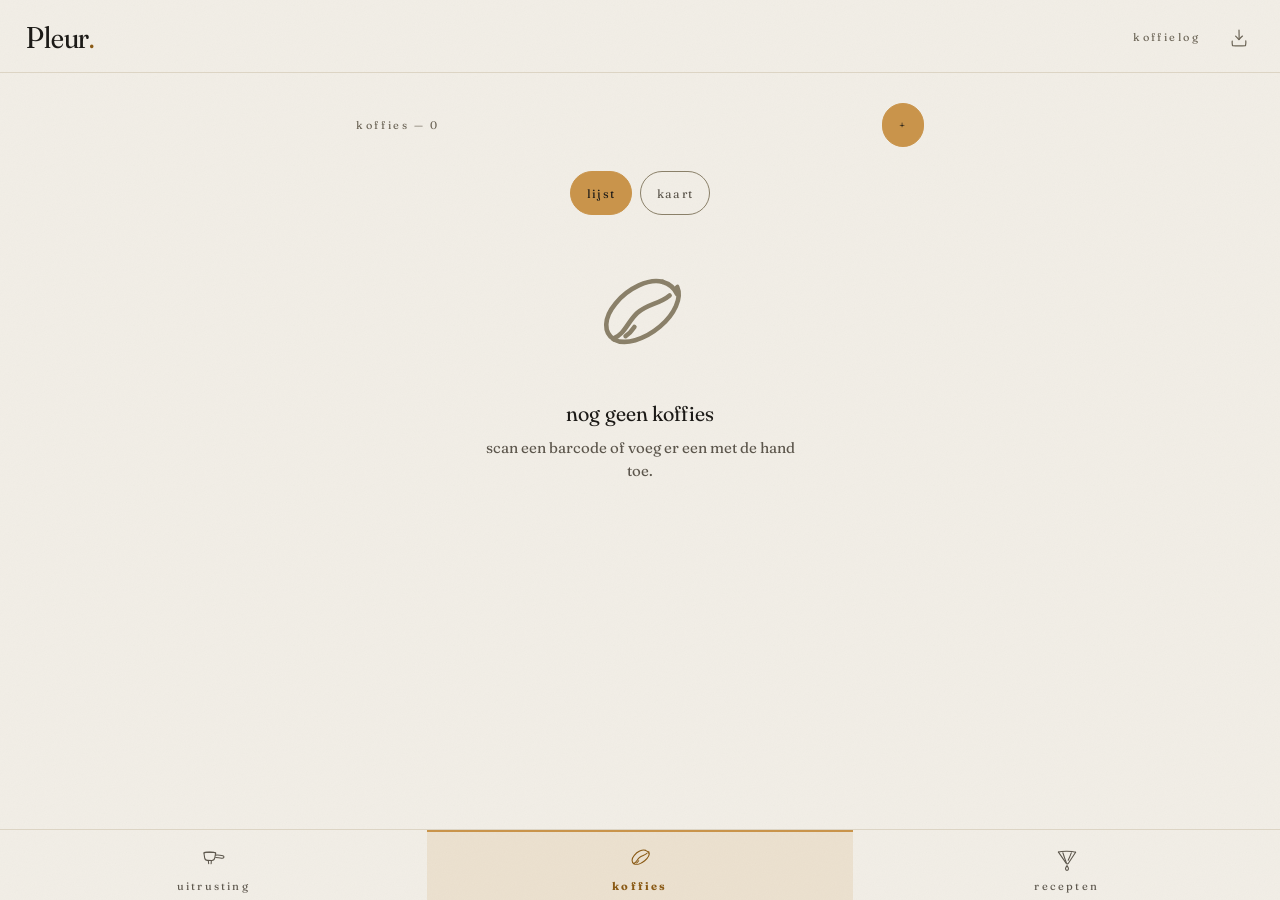
<file: index.html>
<!DOCTYPE html>
<html lang="nl">
<head>
  <meta charset="UTF-8">
  <meta name="viewport" content="width=device-width, initial-scale=1.0, viewport-fit=cover">
  <meta name="theme-color" content="#F2EEE6" media="(prefers-color-scheme: light)">
  <meta name="theme-color" content="#1A2E24" media="(prefers-color-scheme: dark)">
  <title>Pleur</title>
  <link rel="manifest" href="manifest.webmanifest">
  <link rel="icon" href="icon.svg" type="image/svg+xml">
  <link rel="apple-touch-icon" sizes="180x180" href="icon-180.png">
  <meta name="apple-mobile-web-app-capable" content="yes">
  <meta name="apple-mobile-web-app-status-bar-style" content="default">
  <meta name="apple-mobile-web-app-title" content="Pleur">
  <link rel="preconnect" href="https://fonts.googleapis.com">
  <link rel="preconnect" href="https://fonts.gstatic.com" crossorigin>
  <link href="https://fonts.googleapis.com/css2?family=Fraunces:opsz,wght,SOFT,WONK@9..144,400..700,0..100,0..1&display=swap" rel="stylesheet">
  <link rel="stylesheet" href="css/style.css">
</head>
<body>
  <header class="topbar">
    <div class="brand">Pleur<span class="brand-dot">.</span></div>
    <div class="topbar-right">
      <span class="topbar-sub" id="topbar-sub"></span>
      <button class="icon-btn" id="backup-btn" aria-label="Back-up en herstel" title="Back-up"><svg viewBox="0 0 24 24" fill="none" stroke="currentColor" stroke-width="1.3" stroke-linecap="round" stroke-linejoin="round" aria-hidden="true"><path d="M12 3.4c.1 3.4.2 6.8.1 10.2"/><path d="M8.3 10c1.3 1.2 2.5 2.5 3.6 3.9 1.2-1.5 2.5-2.8 3.9-4"/><path d="M4.6 15.3c-.2 1.7-.1 3.4.3 5 4.7.5 9.5.5 14.2 0 .4-1.7.5-3.4.3-5.1"/></svg></button>
    </div>
  </header>

  <main id="view"></main>

  <nav class="tabbar">
    <button class="tab" data-tab="gear">
      <svg viewBox="0 0 32 32" fill="none" stroke="currentColor" stroke-width="1.15" stroke-linecap="round" stroke-linejoin="round"><path d="M6.4 11.2c-.2-.7.3-1.3 1-1.3l10.3.2c.7 0 1.1.5 1 1.2l-.8 4.6c-.3 1.6-1.8 2.8-3.4 2.7l-4.3-.1c-1.6 0-2.9-1.2-3.1-2.7z"/><path d="M6.5 10.6c2-1.3 10.6-1.4 12.5.2"/><path d="M11 18.6c.1 1.2.2 2.4.4 3.5M14.2 18.7c0 1.1-.1 2.3-.2 3.4"/><path d="M18.7 12.9c2.6-.3 5.3.1 7.9.8.9.3 1.3 1.1.9 1.8-.4.7-1.4.9-2.3.7-2-.5-4.1-.8-6.3-.8"/></svg>
      <span>Uitrusting</span>
    </button>
    <button class="tab" data-tab="coffees">
      <svg viewBox="0 0 32 32" fill="none" stroke="currentColor" stroke-width="1.15" stroke-linecap="round" stroke-linejoin="round"><path d="M25.3 9c1.2 2.7-.6 6.8-4.3 9.9-3.9 3.3-8.8 4.7-11.5 3.2"/><path d="M9.5 22.1c-2.6-1.6-2.7-5.3.4-9 3.2-3.9 8.4-6.3 11.7-5.4"/><path d="M21.6 7.7c1.7.5 3 1.6 3.7 3.1"/><path d="M9.3 21.9c2.9-1.1 3.6-4.2 6-6.4 2.5-2.3 5.5-2.2 8.1-4.4"/><path d="M12.4 21.3c.9-.6 1.6-1.4 2.2-2.3"/></svg>
      <span>Koffies</span>
    </button>
    <button class="tab" data-tab="recipes">
      <svg viewBox="0 0 32 32" fill="none" stroke="currentColor" stroke-width="1.15" stroke-linecap="round" stroke-linejoin="round"><path d="M6.8 9.6c4.3-1.1 14.1-1 18.4.2"/><path d="M6.9 9.7 15 21.5c.6 1 1.9 1 2.5.1L25.2 9.8"/><path d="M11.6 10.4c1.1 3.5 2.3 7 3.6 10.4M20.6 10.5c-1 2.7-2.1 5.3-3.3 7.9"/><path d="M16 24.2c-1 1.4-1.6 2.4-1.6 3.3 0 1 .7 1.7 1.6 1.7.9 0 1.6-.7 1.6-1.7 0-.9-.6-1.9-1.6-3.3z"/></svg>
      <span>Recepten</span>
    </button>
  </nav>

  <div id="modal-root"></div>

  <script src="js/db.js"></script>
  <script src="js/land.js"></script>
  <script src="js/seed.js"></script>
  <script src="js/scanner.js"></script>
  <script src="js/app.js"></script>
  <script>
    // Nieuwe versie? Ververs de pagina één keer, zodat je nooit
    // half oude en half nieuwe bestanden ziet.
    if ('serviceWorker' in navigator) {
      let reloading = false;
      navigator.serviceWorker.addEventListener('controllerchange', () => {
        if (reloading) return;
        reloading = true;
        location.reload();
      });
      navigator.serviceWorker.register('sw.js').then(reg => reg.update());
    }
  </script>
</body>
</html>
</file>
<file: css/style.css>
/* Pleur — papier & linnen. Licht = crème (dag, actieve taken),
   donker = bosgroen (avond, rust). Nooit puur wit of zwart. */

:root {
  /* licht — crème papier */
  --bg: #F2EEE6;
  --bg-deep: #E7E1D4;
  --surface: #F7F4ED;
  --surface-2: #EDE7DA;
  --line: #DCD4C4;
  --line-ui: #8A8069;
  --ink: #1C1A17;
  --text: #1C1A17;
  --text-dim: #5C564C;
  --text-faint: #6B6456;
  --accent: #C9944B;
  --accent-text: #8A5A15;
  --accent-ink: #1C1A17;
  --ok: #4F6B4A;
  --warn: #B07A2E;
  --danger: #A64B36;
  --globe-hi: #EDE7DA;
  --globe-lo: #DDD4C2;
  --grain-opacity: .045;
  --radius: 3px;
  --font-display: 'Fraunces', Georgia, 'Times New Roman', serif;
  --font-ui: 'Fraunces', Georgia, 'Times New Roman', serif;
  --grain: url("data:image/svg+xml,%3Csvg xmlns='http://www.w3.org/2000/svg' width='160' height='160'%3E%3Cfilter id='n'%3E%3CfeTurbulence type='fractalNoise' baseFrequency='0.9' numOctaves='3' stitchTiles='stitch'/%3E%3CfeColorMatrix type='saturate' values='0'/%3E%3C/filter%3E%3Crect width='160' height='160' filter='url(%23n)' opacity='0.05'/%3E%3C/svg%3E");
}

@media (prefers-color-scheme: dark) {
  :root:not([data-theme="light"]) {
    --bg: #1A2E24;
    --bg-deep: #142219;
    --surface: #21382C;
    --surface-2: #294235;
    --line: #34503F;
    --line-ui: #5B7A66;
    --ink: #EDE7DA;
    --text: #EDE7DA;
    --text-dim: #AFBCAC;
    --text-faint: #8B9A89;
    --accent: #D8A85F;
    --accent-text: #D8A85F;
    --accent-ink: #142219;
    --ok: #8FBF87;
    --warn: #E0B168;
    --danger: #E08A72;
    --globe-hi: #294235;
    --globe-lo: #142219;
  }
}

:root[data-theme="dark"] {
  --bg: #1A2E24;
  --bg-deep: #142219;
  --surface: #21382C;
  --surface-2: #294235;
  --line: #34503F;
  --line-ui: #5B7A66;
  --ink: #EDE7DA;
  --text: #EDE7DA;
  --text-dim: #AFBCAC;
  --text-faint: #8B9A89;
  --accent: #D8A85F;
  --accent-text: #D8A85F;
  --accent-ink: #142219;
  --ok: #8FBF87;
  --warn: #E0B168;
  --danger: #E08A72;
  --globe-hi: #294235;
  --globe-lo: #142219;
}

* { margin: 0; padding: 0; box-sizing: border-box; }
html { -webkit-text-size-adjust: 100%; background: var(--bg); }

body {
  background-color: var(--bg);
  background-image: var(--grain);
  color: var(--text);
  font-family: var(--font-ui);
  font-variation-settings: 'SOFT' 30, 'WONK' 0, 'opsz' 14;
  font-size: 16px;
  line-height: 1.55;
  min-height: 100dvh;
  padding-bottom: calc(74px + env(safe-area-inset-bottom));
}

/* ---------- kop ---------- */
.topbar {
  position: sticky; top: 0; z-index: 20;
  display: flex; align-items: center; justify-content: space-between; gap: 16px;
  padding: 16px 26px 12px;
  background-color: var(--bg);
  background-image: var(--grain);
  border-bottom: 1px solid var(--line);
}
.brand {
  font-family: var(--font-display);
  font-weight: 400; font-size: 30px; line-height: 1.05; letter-spacing: -.005em;
  font-variation-settings: 'SOFT' 50, 'WONK' 1, 'opsz' 144;
}
.brand-dot { color: var(--accent-text); }
.topbar-right { display: flex; align-items: center; gap: 10px; }
.topbar-sub {
  font-size: 11px; letter-spacing: .22em; text-transform: lowercase;
  color: var(--text-faint);
}


.icon-btn {
  background: none; border: none; cursor: pointer; padding: 4px;
  color: var(--text-faint); line-height: 0;
  min-width: 44px; min-height: 44px;
  display: inline-flex; align-items: center; justify-content: flex-end;
  transition: color .3s ease;
}
.icon-btn:hover { color: var(--accent-text); }
.icon-btn:focus-visible { outline: 1px solid var(--accent-text); outline-offset: 3px; }
.icon-btn svg { width: 22px; height: 22px; }

/* ---------- ruimte ---------- */
main { padding: 30px 26px 40px; max-width: 620px; margin: 0 auto; }

.section-head {
  display: flex; align-items: baseline; justify-content: space-between;
  gap: 16px; margin: 0 0 22px;
}
.section-title {
  font-size: 11px; letter-spacing: .24em; text-transform: lowercase;
  color: var(--text-faint);
}

.empty {
  padding: 18px 8px 34px; text-align: center;
  color: var(--text-dim); font-size: 15px;
  max-width: 34ch; margin: 0 auto;
}
.empty strong {
  display: block; margin-bottom: 6px;
  font-family: var(--font-display); font-weight: 400; font-size: 21px;
  color: var(--text); letter-spacing: .005em;
  font-variation-settings: 'SOFT' 40, 'WONK' 1, 'opsz' 72;
}

/* handgetekend accent — één per scherm */
.illu {
  color: var(--line-ui); margin: 30px auto 0;
  display: flex; justify-content: center;
}
.illu svg { width: 128px; height: auto; display: block; }

/* ---------- kaarten ---------- */
.card {
  background: transparent;
  border: none; border-bottom: 1px solid var(--line);
  border-radius: 0;
  padding: 18px 2px 17px;
  margin: 0;
  cursor: pointer;
  transition: background-color .35s ease, padding-left .35s ease;
}
.card:hover, .card:focus-within {
  background-color: var(--surface);
  padding-left: 10px;
}
.card-row { display: flex; justify-content: space-between; align-items: flex-start; gap: 14px; }
.card-title {
  font-family: var(--font-display);
  font-weight: 400; font-size: 20px; letter-spacing: .005em; line-height: 1.25;
  font-variation-settings: 'SOFT' 40, 'WONK' 1, 'opsz' 72;
}
.card-sub { color: var(--text-dim); font-size: 14px; margin-top: 3px; }

.badge {
  font-size: 10px; letter-spacing: .16em; text-transform: lowercase;
  padding: 4px 9px; border: 1px solid var(--line-ui); border-radius: 100px;
  color: var(--text-dim); white-space: nowrap;
}
.badge.ok     { color: var(--ok); border-color: var(--ok); }
.badge.warn   { color: var(--warn); border-color: var(--warn); }
.badge.danger { color: var(--danger); border-color: var(--danger); }
.badge.accent { color: var(--accent-text); border-color: var(--accent); }

/* ---------- data ---------- */
.specs {
  display: grid; grid-template-columns: 1fr 1fr; gap: 14px 22px;
  margin-top: 14px; padding-top: 14px; border-top: 1px solid var(--line);
}
.spec { display: flex; flex-direction: column; }
.spec-k { font-size: 10px; letter-spacing: .2em; text-transform: lowercase; color: var(--text-faint); }
.spec-v {
  font-size: 15px; color: var(--text); margin-top: 3px;
  font-variant-numeric: tabular-nums;
}
.spec-v .unit { color: var(--text-dim); font-size: 12px; }

/* ---------- knoppen ---------- */
.btn {
  font-family: var(--font-ui);
  font-size: 12px; font-weight: 500;
  letter-spacing: .16em; text-transform: lowercase;
  background: var(--accent); color: var(--accent-ink);
  border: 1px solid var(--accent); border-radius: 100px;
  padding: 11px 20px; cursor: pointer;
  display: inline-flex; align-items: center; justify-content: center;
  min-height: 44px;
  transition: opacity .3s ease, background-color .3s ease;
}
.btn:hover { opacity: .85; }
.btn:active { transform: translateY(1px); }
.btn:focus-visible, .tab:focus-visible, .chip:focus-visible, .rate-star:focus-visible, .back:focus-visible {
  outline: 1px solid var(--accent-text); outline-offset: 3px;
}
.btn.ghost { background: transparent; color: var(--text); border-color: var(--line-ui); }
.btn.ghost:hover { border-color: var(--text-dim); opacity: 1; }
.btn.danger { background: transparent; color: var(--danger); border-color: var(--danger); }
.btn.small { padding: 7px 16px; font-size: 11px; min-height: 44px; }
.btn.block { width: 100%; }
.btn[disabled] { opacity: .4; cursor: not-allowed; }
.btn-row { display: flex; gap: 10px; margin-top: 24px; }
.btn-row .btn { flex: 1; }

/* ---------- navigatie ---------- */
.tabbar {
  position: fixed; bottom: 0; left: 0; right: 0; z-index: 20;
  display: flex;
  background-color: var(--bg);
  background-image: var(--grain);
  border-top: 1px solid var(--line);
  padding-bottom: max(calc(env(safe-area-inset-bottom) - 12px), 0px);
}
.tab {
  flex: 1; display: flex; flex-direction: column; align-items: center; gap: 6px;
  background: none; border: none; cursor: pointer;
  padding: 11px 0 7px;
  color: var(--text-dim);
  font-family: var(--font-ui); font-size: 11px; letter-spacing: .2em; text-transform: lowercase;
  transition: color .35s ease, background-color .35s ease, border-color .35s ease;
}
.tab svg { width: 30px; height: 30px; }
.tab { border-top: 2px solid transparent; }
.tab:hover { color: var(--text); background-color: var(--surface); }
.tab.active {
  color: var(--accent-text);
  border-top-color: var(--accent);
  background-color: color-mix(in srgb, var(--accent) 15%, transparent);
}
.tab.active span { font-weight: 700; }

/* ---------- modaal ---------- */
.modal-backdrop {
  position: fixed; inset: 0; z-index: 40;
  background: color-mix(in srgb, var(--bg-deep) 78%, transparent);
  display: flex; align-items: flex-end; justify-content: center;
  animation: fade .4s ease;
}
@media (min-width: 640px) { .modal-backdrop { align-items: center; } }
@keyframes fade { from { opacity: 0; } to { opacity: 1; } }
.modal {
  background-color: var(--bg);
  background-image: var(--grain);
  border: 1px solid var(--line-ui); border-radius: var(--radius);
  width: 100%; max-width: 540px;
  max-height: 88dvh; overflow-y: auto;
  padding: 30px 26px calc(30px + env(safe-area-inset-bottom));
  animation: rise .45s cubic-bezier(.2, .7, .3, 1);
}
@keyframes rise { from { transform: translateY(14px); opacity: 0; } to { transform: none; opacity: 1; } }
@media (prefers-reduced-motion: reduce) {
  .modal, .modal-backdrop { animation: none; }
  .card { transition: none; }
}
.modal-title {
  font-family: var(--font-display); font-weight: 400; font-size: 22px;
  letter-spacing: .005em; margin-bottom: 22px; color: var(--text);
  font-variation-settings: 'SOFT' 40, 'WONK' 1, 'opsz' 72;
}

/* ---------- formulieren ---------- */
.field { margin-bottom: 18px; }
.field label {
  display: block;
  font-size: 10px; letter-spacing: .2em; text-transform: lowercase;
  color: var(--text-faint); margin-bottom: 7px;
}
.field input, .field select, .field textarea {
  width: 100%;
  background: transparent;
  border: none; border-bottom: 1px solid var(--line-ui); border-radius: 0;
  color: var(--text);
  font-family: var(--font-ui); font-size: 16px;
  padding: 7px 2px;
}
.field input:focus, .field select:focus, .field textarea:focus {
  outline: none; border-bottom-color: var(--accent-text); border-bottom-width: 2px;
  padding-bottom: 6px;
}
.field textarea { resize: vertical; min-height: 62px; }
.field-row { display: flex; gap: 18px; }
.field-row .field { flex: 1; }

/* ---------- detail ---------- */
.back {
  display: inline-flex; align-items: center; gap: 8px;
  background: none; border: none; cursor: pointer;
  font-size: 11px; letter-spacing: .2em; text-transform: lowercase;
  color: var(--text-faint); padding: 0; margin-bottom: 26px;
  transition: color .3s ease;
}
.back:hover { color: var(--text); }

.detail-head { margin-bottom: 26px; max-width: 22ch; }
.detail-title {
  font-family: var(--font-display); font-weight: 400;
  font-size: 34px; line-height: 1.12; letter-spacing: -.005em;
  text-wrap: balance;
  font-variation-settings: 'SOFT' 50, 'WONK' 1, 'opsz' 144;
}
.detail-sub { color: var(--text-dim); font-size: 14px; margin-top: 8px; }

.subsection {
  font-size: 10px; letter-spacing: .24em; text-transform: lowercase;
  color: var(--text-faint);
  margin: 40px 0 14px; padding-bottom: 8px;
  border-bottom: 1px solid var(--line);
  display: flex; justify-content: space-between; align-items: center; gap: 12px;
}

/* ---------- onderhoud / batches ---------- */
.task {
  display: flex; align-items: flex-start; justify-content: space-between; gap: 14px;
  padding: 16px 2px 15px 14px;
  border-bottom: 1px solid var(--line);
  border-left: 2px solid var(--line-ui);
}
.task.ok { border-left-color: var(--ok); }
.task.warn { border-left-color: var(--warn); }
.task.danger { border-left-color: var(--danger); }
.task-name { font-size: 15px; }
.task-meta { font-size: 13px; color: var(--text-dim); margin-top: 2px; font-variant-numeric: tabular-nums; }
.task-actions { display: flex; align-items: center; gap: 4px; flex-shrink: 0; }

/* ---------- stappen ---------- */
.steps { margin-top: 10px; counter-reset: step; }
.step {
  display: flex; gap: 16px; padding: 14px 0;
  border-bottom: 1px solid var(--line);
  font-size: 15px; line-height: 1.5;
  transition: opacity .5s ease;
}
.step:last-child { border-bottom: none; }
.step::before {
  counter-increment: step; content: counter(step);
  font-family: var(--font-display); font-size: 14px; color: var(--accent-text);
  flex-shrink: 0; min-width: 1.2em; padding-top: 2px;
  font-variation-settings: 'WONK' 1;
}
.step .step-time {
  font-size: 12px; color: var(--text-faint);
  white-space: nowrap; margin-left: auto; padding-left: 12px;
  font-variant-numeric: tabular-nums;
}
.step.done { opacity: .35; }
.step.active { border-left: 2px solid var(--accent); padding-left: 12px; margin-left: -14px; }


.step-tag {
  font-size: 9px; letter-spacing: .18em; text-transform: lowercase;
  padding: 2px 7px; border-radius: 100px; white-space: nowrap;
  border: 1px solid var(--accent); color: var(--accent-text);
  margin-left: 8px; vertical-align: 2px;
}
.step-tag.opt { border-color: var(--line-ui); color: var(--text-faint); }

/* ---------- scanner ---------- */
.scanner-wrap { position: relative; margin-bottom: 16px; }
.scanner-wrap video {
  width: 100%; aspect-ratio: 4/3; object-fit: cover;
  background: var(--bg-deep);
  border: 1px solid var(--line-ui); border-radius: var(--radius);
}
.scanner-line {
  position: absolute; left: 10%; right: 10%; top: 50%; height: 1px;
  background: var(--accent);
  animation: scanline 2.8s ease-in-out infinite alternate;
}
@keyframes scanline { from { transform: translateY(-42px); } to { transform: translateY(42px); } }
@media (prefers-reduced-motion: reduce) { .scanner-line { animation: none; } }
.scanner-hint { font-size: 12px; color: var(--text-faint); text-align: center; margin-top: 10px; letter-spacing: .04em; }

/* ---------- diversen ---------- */
.divider-or {
  display: flex; align-items: center; gap: 14px;
  font-size: 10px; letter-spacing: .24em; text-transform: lowercase;
  color: var(--text-faint); margin: 20px 0;
}
.divider-or::before, .divider-or::after { content: ""; flex: 1; height: 1px; background: var(--line); }

.tag-source { font-size: 12px; color: var(--accent-text); letter-spacing: .04em; white-space: nowrap; }

.notice {
  border-left: 2px solid var(--line-ui);
  padding: 4px 0 4px 14px; margin-bottom: 18px;
  font-size: 14px; color: var(--text-dim); line-height: 1.5;
}

.stars { color: var(--accent-text); font-size: 14px; letter-spacing: 3px; }
.stars .off { color: var(--line-ui); }
.rate-row { display: flex; gap: 6px; margin: 14px 0 4px; }
.rate-star {
  background: none; border: none; cursor: pointer; padding: 2px;
  font-size: 28px; line-height: 1; color: var(--line-ui);
  min-width: 44px; min-height: 44px;
  display: inline-flex; align-items: center; justify-content: center;
  transition: color .3s ease;
}
.rate-star.on { color: var(--accent); }

/* ---------- kaart / globe ---------- */
.map-wrap { padding: 6px 0 10px; margin-bottom: 10px; }
.map-wrap canvas { display: block; margin: 0 auto; touch-action: pan-y; cursor: grab; }
.map-wrap canvas:active { cursor: grabbing; }
.map-hint { font-size: 11px; color: var(--text-faint); letter-spacing: .2em; text-transform: lowercase; margin: 10px 2px 6px; }

/* ---------- chips ---------- */
.chips {
  display: flex; gap: 8px; overflow-x: auto; margin: 0 -26px 22px; padding: 2px 26px 6px;
  scrollbar-width: none;
  justify-content: center;
  justify-content: safe center;   /* blijft bereikbaar als ze niet passen */
}
.chips::-webkit-scrollbar { display: none; }
.chip {
  font-family: var(--font-ui);
  font-size: 12px; letter-spacing: .1em; text-transform: lowercase; white-space: nowrap;
  background: transparent; color: var(--text-dim);
  border: 1px solid var(--line-ui); border-radius: 100px;
  padding: 8px 16px; cursor: pointer; flex-shrink: 0;
  display: inline-flex; align-items: center; min-height: 44px;
  transition: background-color .3s ease, color .3s ease, border-color .3s ease;
}
.chip.active { background: var(--accent); color: var(--accent-ink); border-color: var(--accent); }

.peek {
  height: 46px; overflow: hidden; pointer-events: none;
  -webkit-mask-image: linear-gradient(#000 15%, transparent);
  mask-image: linear-gradient(#000 15%, transparent);
}
.show-more { margin-top: 18px; }


/* ---------- vinkje ---------- */
.check {
  display: flex; align-items: flex-start; gap: 13px;
  cursor: pointer; padding: 4px 0; margin-bottom: 18px;
}
.check input { position: absolute; opacity: 0; width: 0; height: 0; }
.check .box {
  width: 21px; height: 21px; flex-shrink: 0; margin-top: 1px;
  border: 1px solid var(--line-ui); border-radius: 2px;
  display: grid; place-items: center;
  color: var(--accent-ink);
  transition: border-color .35s ease, background-color .35s ease;
}
.check .box svg { width: 13px; height: 13px; opacity: 0; transition: opacity .3s ease; }
.check input:checked + .box { border-color: var(--accent); background: var(--accent); }
.check input:checked + .box svg { opacity: 1; }
.check input:focus-visible + .box { outline: 1px solid var(--accent-text); outline-offset: 3px; }
.check-text { font-size: 15px; color: var(--text); display: block; }
.check-sub { font-size: 13px; color: var(--text-dim); display: block; margin-top: 1px; }

/* ---------- timer ---------- */
.timer-clock {
  font-family: var(--font-display);
  font-size: 58px; font-weight: 400; line-height: 1.1;
  text-align: center; font-variant-numeric: tabular-nums; letter-spacing: -.01em;
  font-variation-settings: 'SOFT' 50, 'WONK' 1, 'opsz' 144;
  transition: color .6s ease;
}
.timer-clock.over { color: var(--warn); }
.timer-bar { height: 1px; background: var(--line); margin: 16px 0 12px; overflow: hidden; }
.timer-fill { height: 100%; background: var(--accent); width: 0%; transition: width .3s linear; }
.timer-next {
  font-size: 13px; color: var(--text-dim);
  text-align: center; min-height: 20px; letter-spacing: .04em; text-transform: lowercase;
}
.timer-next strong { color: var(--accent-text); font-weight: 700; }
</file>
